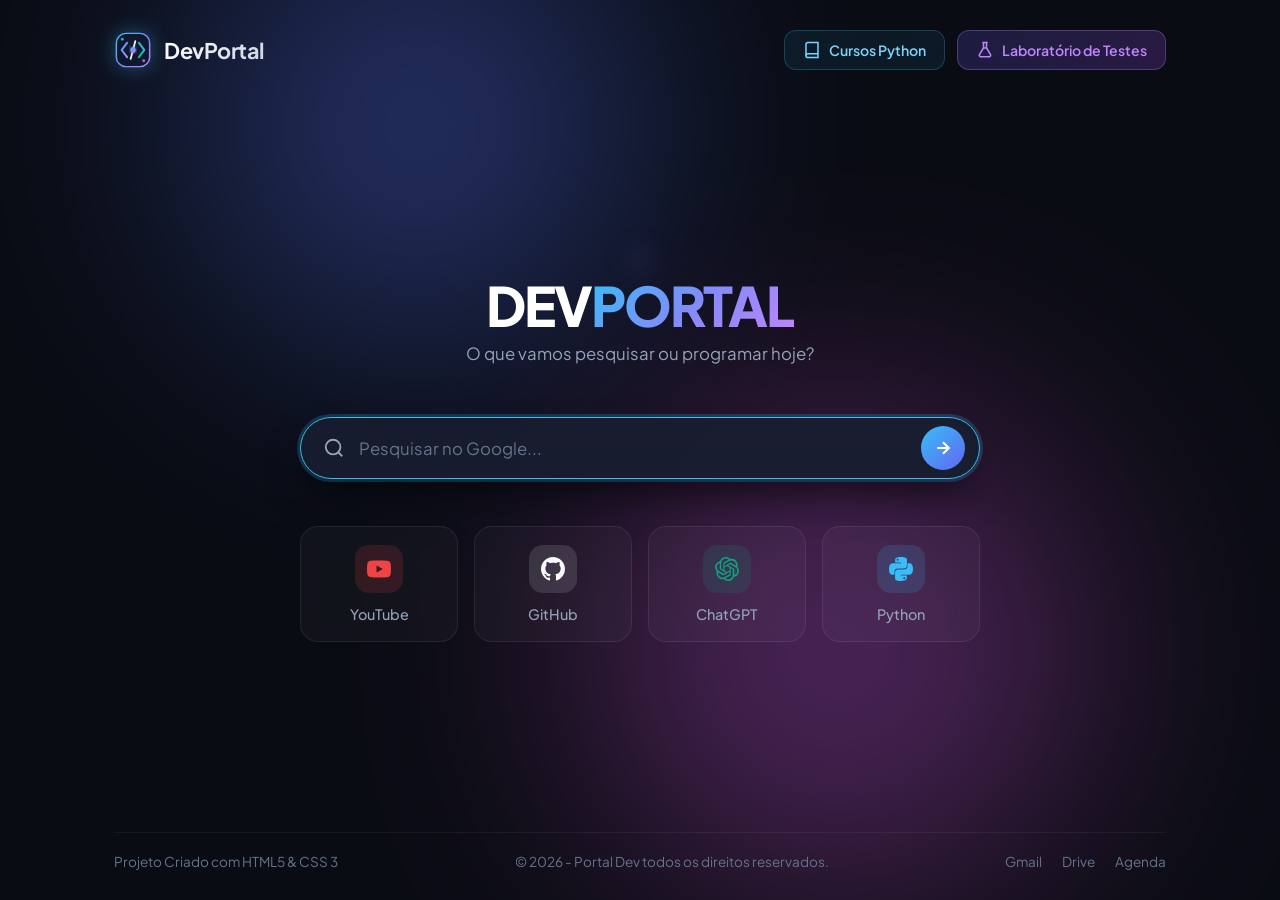
<file: index.html>
<!DOCTYPE html>
<html lang="pt-BR">
<head>
  <meta charset="UTF-8">
  <meta name="viewport" content="width=device-width, initial-scale=1.0">
  <title>DevPortal - Seu Hub de Pesquisa e Código</title>
  <link rel="icon" type="image/svg+xml" href="logo.svg">
  <link rel="preconnect" href="https://fonts.googleapis.com">
  <link rel="preconnect" href="https://fonts.gstatic.com" crossorigin>
  <link href="https://fonts.googleapis.com/css2?family=Plus+Jakarta+Sans:wght@300;400;500;600;700;800&display=swap" rel="stylesheet">
  <link rel="stylesheet" href="style.css">
</head>
<body>
  <!-- Efeitos luminosos de fundo (Puro CSS) -->
  <div class="glow glow-1"></div>
  <div class="glow glow-2"></div>

  <div class="page-container">
    <!-- Cabeçalho com Links e Botões de Ação -->
    <header class="top-bar">
      <a href="index.html" class="brand-link" title="DevPortal - Página Inicial">
        <img src="logo.svg" alt="Logo DevPortal" class="brand-logo-img">
        <div class="brand-widget">
          <span class="brand-title">DevPortal</span>
        </div>
      </a>

      <div class="nav-actions">
        <!-- Link para Cursos de Python -->
        <a href="cursos.html" class="action-btn courses-btn" title="Ver Cursos Recomendados de Python">
          <svg viewBox="0 0 24 24" width="18" height="18" fill="none" stroke="currentColor" stroke-width="2">
            <path d="M4 19.5A2.5 2.5 0 0 1 6.5 17H20"></path>
            <path d="M6.5 2H20v20H6.5A2.5 2.5 0 0 1 4 19.5v-15A2.5 2.5 0 0 1 6.5 2z"></path>
          </svg>
          <span>Cursos Python</span>
        </a>

        <!-- Link para o Laboratório de Testes -->
        <a href="laboratorio.html" class="action-btn lab-btn" title="Abrir Laboratório de Testes">
          <svg viewBox="0 0 24 24" width="18" height="18" fill="none" stroke="currentColor" stroke-width="2">
            <path d="M10 2v7.31L4.62 18.25A2 2 0 0 0 6.32 21h11.36a2 2 0 0 0 1.7-2.75L14 9.31V2"></path>
            <path d="M8.5 2h7"></path>
            <path d="M14 9.3h-4"></path>
          </svg>
          <span>Laboratório de Testes</span>
        </a>
      </div>
    </header>

    <!-- Conteúdo Central -->
    <main class="main-content">
      <!-- Logo Central e Título do Site -->
      <section class="hero-brand">
        <div class="hero-logo-wrapper">
        </div>
        <h1 class="hero-title"><span class="txt-dev">DEV</span><span class="txt-portal">PORTAL</span></h1>
        <p class="subtitle">O que vamos pesquisar ou programar hoje?</p>
      </section>

      <!-- Barra de Busca (Funciona nativamente via HTML com Google) -->
      <form class="custom-search-form" action="https://www.google.com/search" method="GET">
        <div class="search-wrapper">
          <svg class="search-icon" viewBox="0 0 24 24" fill="none" stroke="currentColor" stroke-width="2">
            <circle cx="11" cy="11" r="8"></circle>
            <line x1="21" y1="21" x2="16.65" y2="16.65"></line>
          </svg>
          <input 
            type="text" 
            name="q" 
            placeholder="Pesquisar no Google..." 
            autocomplete="off" 
            autofocus
            required
          >
          <button type="submit" class="submit-btn" title="Pesquisar">
            <svg viewBox="0 0 24 24" fill="none" stroke="currentColor" stroke-width="2.5">
              <line x1="5" y1="12" x2="19" y2="12"></line>
              <polyline points="12 5 19 12 12 19"></polyline>
            </svg>
          </button>
        </div>
      </form>

      <!-- Grade de Atalhos Rápidos -->
      <section class="shortcuts-section">
        <div class="shortcuts-grid">
          <!-- YouTube -->
          <a href="https://www.youtube.com" target="_blank" rel="noreferrer" class="shortcut-card">
            <div class="card-icon yt">
              <svg viewBox="0 0 24 24" fill="currentColor">
                <path d="M23.498 6.186a3.016 3.016 0 0 0-2.122-2.136C19.505 3.545 12 3.545 12 3.545s-7.505 0-9.377.505A3.017 3.017 0 0 0 .502 6.186C0 8.07 0 12 0 12s0 3.93.502 5.814a3.016 3.016 0 0 0 2.122 2.136c1.871.505 9.376.505 9.376.505s7.505 0 9.377-.505a3.015 3.015 0 0 0 2.122-2.136C24 15.93 24 12 24 12s0-3.93-.502-5.814zM9.545 15.568V8.432L15.818 12l-6.273 3.568z"/>
              </svg>
            </div>
            <span class="card-title">YouTube</span>
          </a>

          <!-- GitHub -->
          <a href="https://github.com" target="_blank" rel="noreferrer" class="shortcut-card">
            <div class="card-icon gh">
              <svg viewBox="0 0 24 24" fill="currentColor">
                <path d="M12 0C5.37 0 0 5.37 0 12c0 5.31 3.435 9.795 8.205 11.385.6.105.825-.255.825-.57 0-.285-.015-1.23-.015-2.235-3.015.555-3.795-.735-4.035-1.41-.135-.345-.72-1.41-1.23-1.695-.42-.225-1.02-.78-.015-.795.945-.015 1.62.87 1.845 1.23 1.08 1.815 2.805 1.305 3.495.99.105-.78.42-1.305.765-1.605-2.67-.3-5.46-1.335-5.46-5.925 0-1.305.465-2.385 1.23-3.225-.12-.3-.54-1.53.12-3.18 0 0 1.005-.315 3.3 1.23.96-.27 1.98-.405 3-.405s2.04.135 3 .405c2.295-1.56 3.3-1.23 3.3-1.23.66 1.65.24 2.88.12 3.18.765.84 1.23 1.905 1.23 3.225 0 4.605-2.805 5.625-5.475 5.925.435.375.81 1.095.81 2.22 0 1.605-.015 2.895-.015 3.3 0 .315.225.69.825.57A12.02 12.02 0 0 0 24 12c0-6.63-5.37-12-12-12z"/>
              </svg>
            </div>
            <span class="card-title">GitHub</span>
          </a>

          <!-- ChatGPT (Logo Real) -->
          <a href="https://chatgpt.com" target="_blank" rel="noreferrer" class="shortcut-card">
            <div class="card-icon chatgpt">
              <svg viewBox="0 0 24 24" fill="currentColor">
                <path d="M22.2819 9.8211a5.9847 5.9847 0 0 0-.5157-4.9108 6.0462 6.0462 0 0 0-6.5098-2.9A6.0651 6.0651 0 0 0 4.9807 4.1818a5.9847 5.9847 0 0 0-3.9977 2.9 6.0462 6.0462 0 0 0 .7427 7.0966 5.98 5.98 0 0 0 .511 4.9107 6.051 6.051 0 0 0 6.5146 2.9001A5.9847 5.9847 0 0 0 13.2599 24a6.0557 6.0557 0 0 0 5.7718-4.2058 5.9894 5.9894 0 0 0 3.9977-2.9001 6.0557 6.0557 0 0 0-.7475-7.0729zm-9.022 12.6081a4.4755 4.4755 0 0 1-2.8764-1.0408l.1419-.0804 4.7783-2.7582a.7948.7948 0 0 0 .3927-.6813v-6.7369l2.02 1.1686a.071.071 0 0 1 .038.052v5.5826a4.504 4.504 0 0 1-4.4945 4.4944zm-9.6607-4.1254a4.4708 4.4708 0 0 1-.5346-3.0137l.142.0852 4.783 2.7582a.7712.7712 0 0 0 .7806 0l5.8428-3.3685v2.3324a.0804.0804 0 0 1-.0332.0615L9.74 19.9502a4.4992 4.4992 0 0 1-6.1408-1.6464zM2.3408 7.8956a4.485 4.485 0 0 1 2.3655-1.9728V11.6a.7664.7664 0 0 0 .3879.6765l5.8144 3.3543-2.0201 1.1685a.0757.0757 0 0 1-.071 0l-4.8303-2.7865A4.504 4.504 0 0 1 2.3408 7.872zm16.5963 3.8558L13.1038 8.364 15.1192 7.2a.0757.0757 0 0 1 .071 0l4.8303 2.7913a4.4944 4.4944 0 0 1-.6765 8.1042v-5.6772a.79.79 0 0 0-.407-.6667zm2.0107-3.0231l-.142-.0852-4.7735-2.7818a.7759.7759 0 0 0-.7854 0L9.409 9.2297V6.8974a.0662.0662 0 0 1 .0284-.0615l4.8303-2.7866a4.4992 4.4992 0 0 1 6.6802 4.66zM8.3065 12.863l-2.02-1.1638a.0804.0804 0 0 1-.038-.0567V6.0742a4.4992 4.4992 0 0 1 7.3757-3.4537l-.142.0805L8.704 5.459a.7948.7948 0 0 0-.3927.6813zm1.0976-2.3654l2.602-1.4998 2.6069 1.4998v2.9994l-2.6069 1.4997-2.602-1.4997z"/>
              </svg>
            </div>
            <span class="card-title">ChatGPT</span>
          </a>

          <!-- Docs Python -->
          <a href="https://docs.python.org/pt-br/3/" target="_blank" rel="noreferrer" class="shortcut-card">
            <div class="card-icon py">
              <svg viewBox="0 0 24 24" fill="currentColor">
                <path d="M11.914 0C5.82 0 6.2 2.656 6.2 2.656l.006 2.753h5.815v.827H3.94S0 5.762 0 11.879c0 6.115 3.44 5.925 3.44 5.925h2.054v-2.883s-.11-3.44 3.39-3.44h5.807s3.28.053 3.28-3.188V2.656S18.497 0 11.914 0zM8.7 1.838a1.018 1.018 0 1 1 0 2.036 1.018 1.018 0 0 1 0-2.036zm3.386 22.162c6.094 0 5.714-2.656 5.714-2.656l-.006-2.753H11.98v-.827h8.08s3.94.474 3.94-5.643c0-6.115-3.44-5.925-3.44-5.925h-2.054v2.883s.11 3.44-3.39 3.44H9.35s-3.28-.053-3.28 3.188v5.672S5.503 24 12.086 24zm3.214-1.838a1.018 1.018 0 1 1 0-2.036 1.018 1.018 0 0 1 0 2.036z"/>
              </svg>
            </div>
            <span class="card-title"> Python</span>
          </a>
        </div>
      </section>
    </main>

    <!-- Rodapé -->
    <footer class="bottom-bar">
      <span>Projeto Criado com HTML5 & CSS 3</span>&copy; 2026 - Portal Dev todos os direitos reservados.
      <div class="footer-links">
        <a href="https://mail.google.com" target="_blank" rel="noreferrer">Gmail</a>
        <a href="https://drive.google.com" target="_blank" rel="noreferrer">Drive</a>
        <a href="https://calendar.google.com" target="_blank" rel="noreferrer">Agenda</a>
      </div>
    </footer>
  </div>
</body>
</html>
</file>
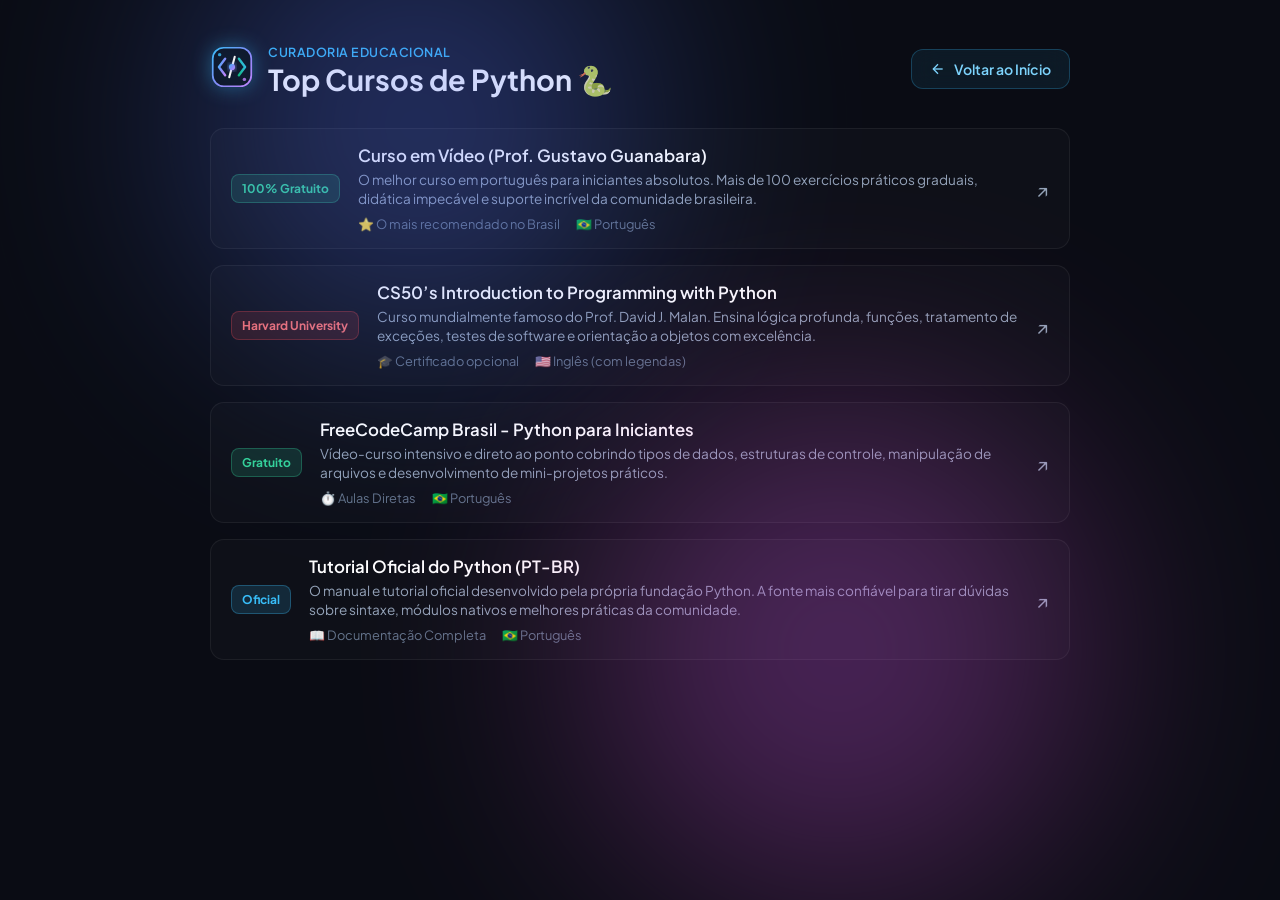
<file: cursos.html>
<!DOCTYPE html>
<html lang="pt-BR">
<head>
  <meta charset="UTF-8">
  <meta name="viewport" content="width=device-width, initial-scale=1.0">
  <title>Cursos de Python Recomendados - DevPortal</title>
  <link rel="icon" type="image/svg+xml" href="logo.svg">
  <link rel="preconnect" href="https://fonts.googleapis.com">
  <link rel="preconnect" href="https://fonts.gstatic.com" crossorigin>
  <link href="https://fonts.googleapis.com/css2?family=Plus+Jakarta+Sans:wght@300;400;500;600;700&display=swap" rel="stylesheet">
  <link rel="stylesheet" href="style.css">
  <style>
    .courses-page-container {
      width: 100%;
      max-width: 900px;
      margin: 0 auto;
      padding: 40px 20px;
    }

    .courses-header {
      display: flex;
      justify-content: space-between;
      align-items: center;
      margin-bottom: 30px;
      flex-wrap: wrap;
      gap: 16px;
    }

    .brand-title-group {
      display: flex;
      align-items: center;
      gap: 14px;
    }

    .courses-logo-img {
      width: 44px;
      height: 44px;
      filter: drop-shadow(0 0 10px rgba(56, 189, 248, 0.45));
    }

    .page-title {
      font-size: 1.8rem;
      font-weight: 700;
      color: #fff;
    }

    .page-tag {
      font-size: 0.78rem;
      color: var(--accent-cyan);
      text-transform: uppercase;
      font-weight: 600;
      letter-spacing: 0.5px;
    }

    .courses-grid-view {
      display: flex;
      flex-direction: column;
      gap: 16px;
    }
  </style>
</head>
<body>
  <div class="glow glow-1"></div>
  <div class="glow glow-2"></div>

  <div class="courses-page-container">
    <header class="courses-header">
      <div class="brand-title-group">
        <a href="index.html" title="Voltar ao início">
          <img src="logo.svg" alt="DevPortal Logo" class="courses-logo-img">
        </a>
        <div>
          <span class="page-tag">Curadoria Educacional</span>
          <h1 class="page-title">Top Cursos de Python 🐍</h1>
        </div>
      </div>

      <a href="index.html" class="action-btn courses-btn" title="Voltar para a página inicial">
        <svg viewBox="0 0 24 24" width="16" height="16" fill="none" stroke="currentColor" stroke-width="2">
          <line x1="19" y1="12" x2="5" y2="12"></line>
          <polyline points="12 19 5 12 12 5"></polyline>
        </svg>
        <span>Voltar ao Início</span>
      </a>
    </header>

    <main class="courses-grid-view">
      <!-- Curso 1 -->
      <a href="https://www.youtube.com/playlist?list=PLHz_AreHm4dlKP6QQCekuIPky1CiwmdI6" target="_blank" rel="noreferrer" class="course-item">
        <div class="course-badge free">100% Gratuito</div>
        <div class="course-info">
          <h3>Curso em Vídeo (Prof. Gustavo Guanabara)</h3>
          <p>O melhor curso em português para iniciantes absolutos. Mais de 100 exercícios práticos graduais, didática impecável e suporte incrível da comunidade brasileira.</p>
          <div class="course-meta">
            <span>⭐ O mais recomendado no Brasil</span>
            <span>🇧🇷 Português</span>
          </div>
        </div>
        <div class="course-arrow">↗</div>
      </a>

      <!-- Curso 2 -->
      <a href="https://cs50.harvard.edu/python/" target="_blank" rel="noreferrer" class="course-item">
        <div class="course-badge harvard">Harvard University</div>
        <div class="course-info">
          <h3>CS50’s Introduction to Programming with Python</h3>
          <p>Curso mundialmente famoso do Prof. David J. Malan. Ensina lógica profunda, funções, tratamento de exceções, testes de software e orientação a objetos com excelência.</p>
          <div class="course-meta">
            <span>🎓 Certificado opcional</span>
            <span>🇺🇸 Inglês (com legendas)</span>
          </div>
        </div>
        <div class="course-arrow">↗</div>
      </a>

      <!-- Curso 3 -->
      <a href="https://www.youtube.com/watch?v=nO3_vN-z4kY" target="_blank" rel="noreferrer" class="course-item">
        <div class="course-badge free">Gratuito</div>
        <div class="course-info">
          <h3>FreeCodeCamp Brasil - Python para Iniciantes</h3>
          <p>Vídeo-curso intensivo e direto ao ponto cobrindo tipos de dados, estruturas de controle, manipulação de arquivos e desenvolvimento de mini-projetos práticos.</p>
          <div class="course-meta">
            <span>⏱️ Aulas Diretas</span>
            <span>🇧🇷 Português</span>
          </div>
        </div>
        <div class="course-arrow">↗</div>
      </a>

      <!-- Curso 4 -->
      <a href="https://docs.python.org/pt-br/3/tutorial/" target="_blank" rel="noreferrer" class="course-item">
        <div class="course-badge official">Oficial</div>
        <div class="course-info">
          <h3>Tutorial Oficial do Python (PT-BR)</h3>
          <p>O manual e tutorial oficial desenvolvido pela própria fundação Python. A fonte mais confiável para tirar dúvidas sobre sintaxe, módulos nativos e melhores práticas da comunidade.</p>
          <div class="course-meta">
            <span>📖 Documentação Completa</span>
            <span>🇧🇷 Português</span>
          </div>
        </div>
        <div class="course-arrow">↗</div>
      </a>
    </main>
  </div>
</body>
</html>
</file>
<file: style.css>
* {
  margin: 0;
  padding: 0;
  box-sizing: border-box;
}

:root {
  --bg-primary: #0a0c14;
  --text-primary: #f8fafc;
  --text-secondary: #94a3b8;
  --card-bg: rgba(255, 255, 255, 0.03);
  --card-border: rgba(255, 255, 255, 0.08);
  --card-hover: rgba(255, 255, 255, 0.07);
  --accent-cyan: #38bdf8;
  --accent-purple: #818cf8;
  --accent-green: #34d399;
  --accent-amber: #fbbf24;
}

body {
  font-family: 'Plus Jakarta Sans', -apple-system, BlinkMacSystemFont, 'Segoe UI', Roboto, sans-serif;
  background-color: var(--bg-primary);
  color: var(--text-primary);
  min-height: 100vh;
  position: relative;
  overflow-x: hidden;
  display: flex;
  justify-content: center;
}

/* Efeitos Luminosos de Fundo (Ambient Glows) */
.glow {
  position: absolute;
  border-radius: 50%;
  filter: blur(120px);
  pointer-events: none;
  z-index: 0;
  opacity: 0.35;
}

.glow-1 {
  width: 450px;
  height: 450px;
  background: radial-gradient(circle, #6366f1, #3b82f6);
  top: -100px;
  left: 15%;
}

.glow-2 {
  width: 500px;
  height: 500px;
  background: radial-gradient(circle, #a855f7, #ec4899);
  bottom: 0px;
  right: 15%;
}

/* Container Principal */
.page-container {
  width: 100%;
  max-width: 1100px;
  min-height: 100vh;
  padding: 30px 24px;
  display: flex;
  flex-direction: column;
  justify-content: space-between;
  position: relative;
  z-index: 1;
}

/* Cabeçalho */
.top-bar {
  display: flex;
  justify-content: space-between;
  align-items: center;
  gap: 16px;
  flex-wrap: wrap;
}

.brand-link {
  display: flex;
  align-items: center;
  gap: 12px;
  text-decoration: none;
  transition: transform 0.2s ease;
}

.brand-link:hover {
  transform: translateY(-1px);
}

.brand-logo-img {
  width: 38px;
  height: 38px;
  filter: drop-shadow(0 0 10px rgba(56, 189, 248, 0.4));
  transition: transform 0.3s cubic-bezier(0.34, 1.56, 0.64, 1);
}

.brand-link:hover .brand-logo-img {
  transform: scale(1.08) rotate(4deg);
}

.brand-widget {
  display: flex;
  flex-direction: column;
}

.brand-title {
  font-size: 1.35rem;
  font-weight: 700;
  letter-spacing: -0.5px;
  background: linear-gradient(135deg, #ffffff, #cbd5e1);
  background-clip: text;
  -webkit-background-clip: text;
  -webkit-text-fill-color: transparent;
}

.brand-subtitle {
  font-size: 0.72rem;
  color: var(--accent-cyan);
  font-weight: 600;
  letter-spacing: 0.5px;
  text-transform: uppercase;
}

/* Botões do Topo */
.nav-actions {
  display: flex;
  align-items: center;
  gap: 12px;
}

.action-btn {
  display: inline-flex;
  align-items: center;
  gap: 8px;
  padding: 10px 18px;
  border-radius: 12px;
  font-size: 0.88rem;
  font-weight: 600;
  cursor: pointer;
  border: 1px solid var(--card-border);
  backdrop-filter: blur(12px);
  transition: all 0.25s ease;
  font-family: inherit;
  text-decoration: none;
}

.courses-btn {
  background: rgba(56, 189, 248, 0.08);
  color: #7dd3fc;
  border-color: rgba(56, 189, 248, 0.25);
}

.lab-btn {
  background: linear-gradient(135deg, rgba(99, 102, 241, 0.2), rgba(168, 85, 247, 0.2));
  color: #c084fc;
  border-color: rgba(192, 132, 252, 0.3);
}

.lab-btn:hover {
  background: linear-gradient(135deg, rgba(99, 102, 241, 0.35), rgba(168, 85, 247, 0.35));
  border-color: #c084fc;
  transform: translateY(-2px);
  box-shadow: 0 4px 20px rgba(168, 85, 247, 0.25);
}

/* Conteúdo Central */
.main-content {
  display: flex;
  flex-direction: column;
  align-items: center;
  text-align: center;
  margin: auto 0;
  padding: 30px 0;
}

/* Seção Hero / Logo Central */
.hero-brand {
  display: flex;
  flex-direction: column;
  align-items: center;
  margin-bottom: 25px;
}

.hero-logo-wrapper {
  position: relative;
  margin-bottom: 16px;
  display: inline-block;
}

.hero-logo-wrapper::after {
  content: '';
  position: absolute;
  inset: -8px;
  border-radius: 50%;
  background: radial-gradient(circle, rgba(56, 189, 248, 0.45), rgba(168, 85, 247, 0.25) 60%, transparent 75%);
  filter: blur(14px);
  z-index: -1;
  pointer-events: none;
}

.hero-logo-img {
  width: 90px;
  height: 90px;
  display: block;
  filter: drop-shadow(0 8px 24px rgba(56, 189, 248, 0.5));
  transition: all 0.35s cubic-bezier(0.34, 1.56, 0.64, 1);
}

.hero-logo-wrapper:hover .hero-logo-img {
  transform: scale(1.1) rotate(6deg);
  filter: drop-shadow(0 12px 32px rgba(168, 85, 247, 0.7));
}

.hero-title {
  font-size: 3.4rem;
  font-weight: 800;
  letter-spacing: -2px;
  line-height: 1.1;
  margin-bottom: 8px;
}

.txt-dev {
  color: #ffffff;
}

.txt-portal {
  background: linear-gradient(135deg, #38bdf8 0%, #818cf8 50%, #c084fc 100%);
  background-clip: text;
  -webkit-background-clip: text;
  -webkit-text-fill-color: transparent;
}

.subtitle {
  color: var(--text-secondary);
  font-size: 1.05rem;
  margin-bottom: 30px;
}

/* Barra de Busca Customizada */
.custom-search-form {
  width: 100%;
  max-width: 680px;
  margin-bottom: 45px;
}

.search-wrapper {
  display: flex;
  align-items: center;
  background: rgba(18, 22, 34, 0.7);
  border: 1px solid rgba(255, 255, 255, 0.12);
  backdrop-filter: blur(20px);
  border-radius: 50px;
  padding: 8px 14px 8px 22px;
  box-shadow: 0 10px 30px -10px rgba(0, 0, 0, 0.5);
  transition: all 0.3s cubic-bezier(0.4, 0, 0.2, 1);
}

.search-wrapper:hover {
  border-color: rgba(255, 255, 255, 0.22);
  background: rgba(24, 29, 44, 0.85);
}

.search-wrapper:focus-within {
  border-color: var(--accent-cyan);
  background: rgba(24, 30, 48, 0.95);
  box-shadow: 0 0 0 3px rgba(56, 189, 248, 0.2), 0 20px 40px -10px rgba(0, 0, 0, 0.7);
  transform: translateY(-2px);
}

.search-icon {
  width: 22px;
  height: 22px;
  color: var(--text-secondary);
  margin-right: 14px;
  flex-shrink: 0;
}

.search-wrapper input {
  flex: 1;
  background: transparent;
  border: none;
  outline: none;
  color: #fff;
  font-size: 1.05rem;
  font-family: inherit;
}

.search-wrapper input::placeholder {
  color: #64748b;
}

.submit-btn {
  background: linear-gradient(135deg, #38bdf8, #6366f1);
  border: none;
  border-radius: 50%;
  width: 44px;
  height: 44px;
  display: flex;
  align-items: center;
  justify-content: center;
  color: #fff;
  cursor: pointer;
  transition: transform 0.2s, box-shadow 0.2s;
  flex-shrink: 0;
}

.submit-btn svg {
  width: 20px;
  height: 20px;
}

.submit-btn:hover {
  transform: scale(1.08);
  box-shadow: 0 0 20px rgba(56, 189, 248, 0.5);
}

/* Grade de Atalhos */
.shortcuts-section {
  width: 100%;
  max-width: 680px;
}

.shortcuts-grid {
  display: grid;
  grid-template-columns: repeat(4, 1fr);
  gap: 16px;
}

.shortcut-card {
  background: var(--card-bg);
  border: 1px solid var(--card-border);
  backdrop-filter: blur(12px);
  padding: 18px 12px;
  border-radius: 18px;
  display: flex;
  flex-direction: column;
  align-items: center;
  gap: 12px;
  text-decoration: none;
  color: var(--text-primary);
  transition: all 0.25s cubic-bezier(0.4, 0, 0.2, 1);
}

.shortcut-card:hover {
  background: var(--card-hover);
  border-color: rgba(255, 255, 255, 0.2);
  transform: translateY(-4px);
  box-shadow: 0 12px 24px -6px rgba(0, 0, 0, 0.4);
}

.card-icon {
  width: 48px;
  height: 48px;
  border-radius: 14px;
  display: flex;
  align-items: center;
  justify-content: center;
  transition: transform 0.25s;
}

.shortcut-card:hover .card-icon {
  transform: scale(1.1);
}

.card-icon svg {
  width: 24px;
  height: 24px;
}

.card-icon.yt {
  background: rgba(239, 68, 68, 0.15);
  color: #ef4444;
}

.card-icon.gh {
  background: rgba(255, 255, 255, 0.12);
  color: #f8fafc;
}

.card-icon.chatgpt,
.card-icon.ai {
  background: rgba(16, 163, 127, 0.15);
  color: #10a37f;
}

.card-icon.py {
  background: rgba(56, 189, 248, 0.15);
  color: #38bdf8;
}

.card-title {
  font-size: 0.9rem;
  font-weight: 500;
  color: var(--text-secondary);
}

.shortcut-card:hover .card-title {
  color: #fff;
}

/* Rodapé */
.bottom-bar {
  display: flex;
  justify-content: space-between;
  align-items: center;
  font-size: 0.85rem;
  color: #64748b;
  border-top: 1px solid rgba(255, 255, 255, 0.05);
  padding-top: 20px;
}

.footer-links {
  display: flex;
  gap: 20px;
}

.footer-links a {
  color: #64748b;
  text-decoration: none;
  transition: color 0.2s;
}

.footer-links a:hover {
  color: var(--accent-cyan);
}

/* ==================================================== */
/* MODAIS (JANELAS SUSPENSAS)                           */
/* ==================================================== */
.modal-overlay {
  position: fixed;
  top: 0;
  left: 0;
  width: 100vw;
  height: 100vh;
  background: rgba(0, 0, 0, 0.75);
  backdrop-filter: blur(10px);
  display: flex;
  align-items: center;
  justify-content: center;
  padding: 20px;
  z-index: 100;
  opacity: 0;
  pointer-events: none;
  transition: opacity 0.3s ease;
}

.modal-overlay.active {
  opacity: 1;
  pointer-events: auto;
}

.modal-card {
  background: #111422;
  border: 1px solid rgba(255, 255, 255, 0.12);
  border-radius: 20px;
  width: 100%;
  max-width: 720px;
  max-height: 90vh;
  display: flex;
  flex-direction: column;
  box-shadow: 0 25px 60px -15px rgba(0, 0, 0, 0.8), 0 0 40px rgba(56, 189, 248, 0.1);
  overflow: hidden;
  transform: translateY(20px) scale(0.97);
  transition: transform 0.3s cubic-bezier(0.4, 0, 0.2, 1);
}

.modal-overlay.active .modal-card {
  transform: translateY(0) scale(1);
}

.modal-header {
  padding: 20px 24px;
  display: flex;
  justify-content: space-between;
  align-items: center;
  border-bottom: 1px solid rgba(255, 255, 255, 0.08);
}

.modal-title-group h2 {
  font-size: 1.4rem;
  font-weight: 700;
  color: #fff;
}

.modal-tag {
  font-size: 0.75rem;
  font-weight: 600;
  text-transform: uppercase;
  letter-spacing: 0.5px;
  color: var(--accent-cyan);
  margin-bottom: 4px;
  display: inline-block;
}

.lab-tag {
  color: #c084fc;
}

.modal-close-btn {
  background: transparent;
  border: none;
  font-size: 1.8rem;
  color: var(--text-secondary);
  cursor: pointer;
  line-height: 1;
  padding: 4px 8px;
  border-radius: 8px;
  transition: all 0.2s;
}

.modal-close-btn:hover {
  color: #fff;
  background: rgba(255, 255, 255, 0.1);
}

.modal-body {
  padding: 24px;
  overflow-y: auto;
}

/* Lista de Cursos */
.courses-intro {
  color: var(--text-secondary);
  font-size: 0.95rem;
  margin-bottom: 20px;
  line-height: 1.5;
}

.courses-list {
  display: flex;
  flex-direction: column;
  gap: 14px;
}

.course-item {
  display: flex;
  align-items: center;
  gap: 18px;
  background: rgba(255, 255, 255, 0.02);
  border: 1px solid rgba(255, 255, 255, 0.06);
  border-radius: 14px;
  padding: 16px 20px;
  text-decoration: none;
  color: inherit;
  transition: all 0.25s ease;
}

.course-item:hover {
  background: rgba(255, 255, 255, 0.05);
  border-color: rgba(56, 189, 248, 0.4);
  transform: translateX(4px);
}

.course-badge {
  font-size: 0.75rem;
  font-weight: 700;
  padding: 6px 10px;
  border-radius: 8px;
  white-space: nowrap;
}

.course-badge.free {
  background: rgba(52, 211, 153, 0.15);
  color: #34d399;
  border: 1px solid rgba(52, 211, 153, 0.3);
}

.course-badge.harvard {
  background: rgba(239, 68, 68, 0.15);
  color: #f87171;
  border: 1px solid rgba(239, 68, 68, 0.3);
}

.course-badge.official {
  background: rgba(56, 189, 248, 0.15);
  color: #38bdf8;
  border: 1px solid rgba(56, 189, 248, 0.3);
}

.course-info {
  flex: 1;
}

.course-info h3 {
  font-size: 1.05rem;
  font-weight: 600;
  margin-bottom: 4px;
  color: #fff;
}

.course-info p {
  font-size: 0.85rem;
  color: var(--text-secondary);
  line-height: 1.4;
  margin-bottom: 8px;
}

.course-meta {
  display: flex;
  gap: 16px;
  font-size: 0.8rem;
  color: #64748b;
}

.course-arrow {
  font-size: 1.2rem;
  color: var(--text-secondary);
  transition: transform 0.2s, color 0.2s;
}

.course-item:hover .course-arrow {
  color: var(--accent-cyan);
  transform: translate(2px, -2px);
}

/* ==================================================== */
/* LABORATÓRIO DE TESTES (PLAYGROUND)                   */
/* ==================================================== */
.lab-card {
  max-width: 960px;
  height: 85vh;
}

.modal-header-actions {
  display: flex;
  align-items: center;
  gap: 12px;
}

.example-label {
  font-size: 0.82rem;
  color: var(--text-secondary);
}

.example-dropdown {
  background: rgba(255, 255, 255, 0.05);
  border: 1px solid rgba(255, 255, 255, 0.15);
  color: #f1f5f9;
  padding: 6px 12px;
  border-radius: 8px;
  font-size: 0.82rem;
  outline: none;
  cursor: pointer;
}

.example-dropdown option {
  background: #111422;
  color: #fff;
}

.lab-body {
  display: grid;
  grid-template-columns: 1fr 1fr;
  gap: 16px;
  padding: 16px 20px 20px;
  height: 100%;
}

.editor-pane,
.terminal-pane {
  display: flex;
  flex-direction: column;
  background: #090a10;
  border: 1px solid rgba(255, 255, 255, 0.08);
  border-radius: 12px;
  overflow: hidden;
}

.pane-header {
  background: rgba(255, 255, 255, 0.03);
  border-bottom: 1px solid rgba(255, 255, 255, 0.06);
  padding: 8px 14px;
  display: flex;
  justify-content: space-between;
  align-items: center;
  font-size: 0.82rem;
}

.pane-title {
  font-family: 'Fira Code', monospace;
  color: #94a3b8;
  font-weight: 500;
}

.terminal-title {
  color: var(--accent-green);
}

.pane-controls {
  display: flex;
  align-items: center;
  gap: 8px;
}

.shortcut-hint {
  font-size: 0.72rem;
  color: #64748b;
  margin-right: 4px;
}

.primary-btn {
  background: linear-gradient(135deg, #10b981, #059669);
  color: #fff;
  border: none;
  padding: 6px 14px;
  border-radius: 6px;
  font-size: 0.8rem;
  font-weight: 600;
  cursor: pointer;
  display: inline-flex;
  align-items: center;
  gap: 6px;
  transition: all 0.2s;
}

.primary-btn:hover {
  filter: brightness(1.15);
  box-shadow: 0 0 12px rgba(16, 185, 129, 0.4);
}

.secondary-btn {
  background: rgba(255, 255, 255, 0.06);
  color: var(--text-secondary);
  border: 1px solid rgba(255, 255, 255, 0.1);
  padding: 5px 10px;
  border-radius: 6px;
  font-size: 0.78rem;
  cursor: pointer;
  transition: all 0.2s;
}

.secondary-btn:hover {
  background: rgba(255, 255, 255, 0.12);
  color: #fff;
}

#python-code {
  flex: 1;
  background: transparent;
  color: #e2e8f0;
  border: none;
  outline: none;
  padding: 16px;
  font-family: 'Fira Code', monospace;
  font-size: 0.9rem;
  line-height: 1.6;
  resize: none;
  tab-size: 4;
}

.terminal-output {
  flex: 1;
  background: #050608;
  color: #38bdf8;
  padding: 16px;
  font-family: 'Fira Code', monospace;
  font-size: 0.88rem;
  line-height: 1.6;
  overflow-y: auto;
  white-space: pre-wrap;
  word-break: break-all;
}

/* Responsividade */
@media (max-width: 768px) {
  .shortcuts-grid {
    grid-template-columns: repeat(2, 1fr);
  }

  .lab-body {
    grid-template-columns: 1fr;
    grid-template-rows: 1fr 1fr;
  }

  .lab-card {
    height: 94vh;
  }

  .modal-header-actions {
    flex-wrap: wrap;
  }
}
</file>
